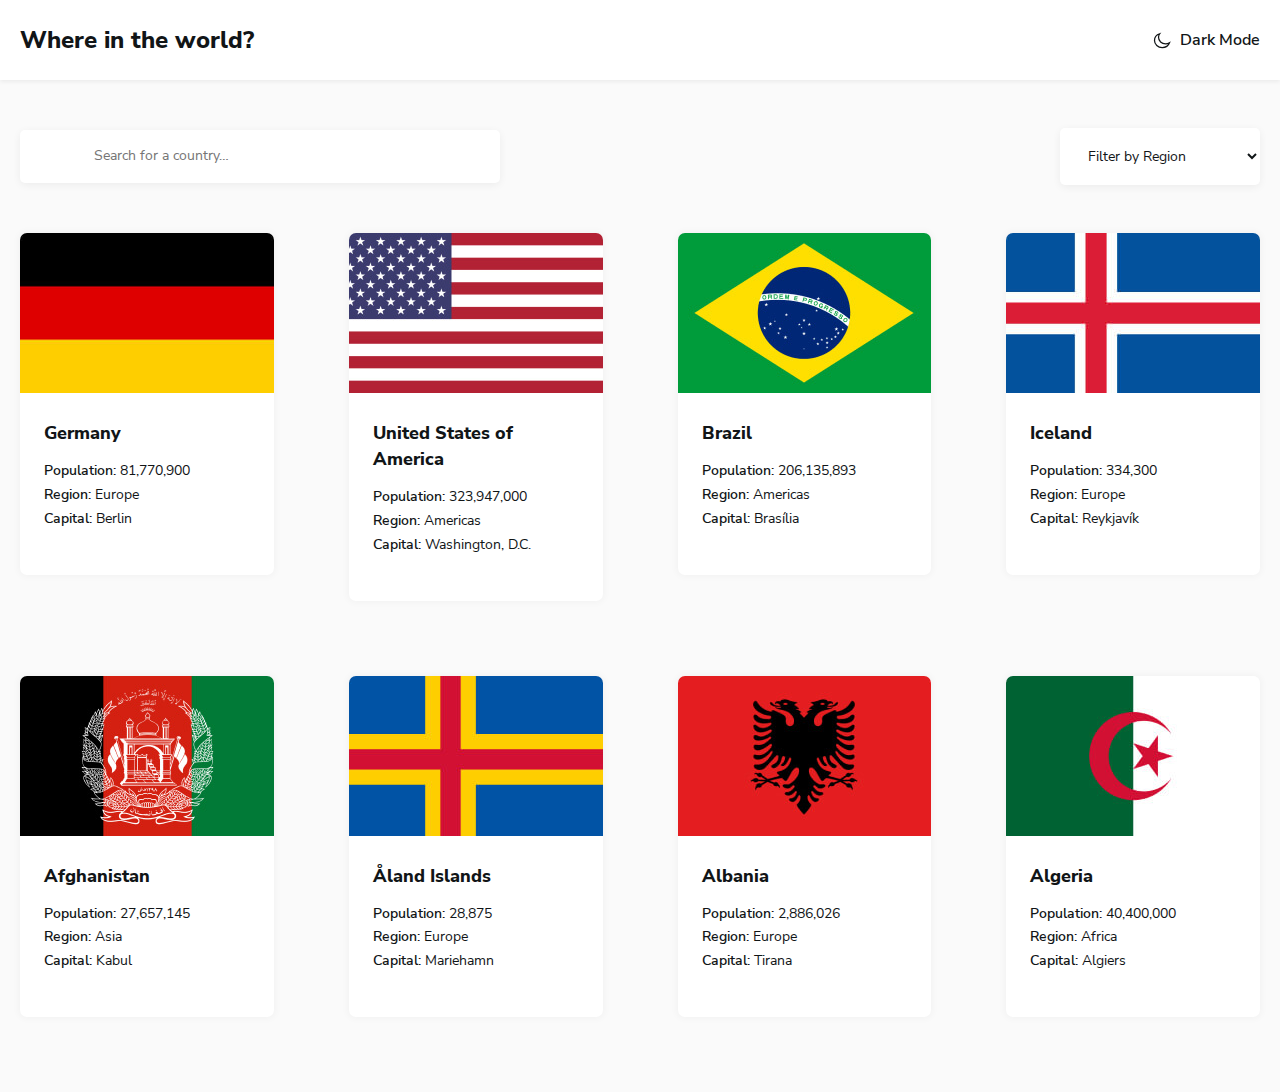
<file: index.html>
<!DOCTYPE html>
<html lang="en">
<head>
  <meta charset="UTF-8">
  <meta http-equiv="X-UA-Compatible" content="IE=edge">
  <meta name="viewport" content="width=device-width, initial-scale=1.0">
  <title>Countries</title>

  <!-- Stylesheets -->
  <link rel="stylesheet" href="css/normalize.css">
  <link rel="stylesheet" href="css/styles.css">
</head>
<body>

  <!-- SITE-HEADER-BEGIN -->
  <header class="site-header">
    <div class="site-header-container container">
      <a class="site-header-logo" href="index.html">Where in the world?</a>

      <button class="site-header-theme-toggler" type="button">
        <span class="site-header-theme-toggler-inner">
          <svg class="site-header-theme-toggler-icon" width="20" height="20" xmlns="http://www.w3.org/2000/svg"><path fill-rule="evenodd" clip-rule="evenodd" d="M13.553 13.815c-3.884 0-7.034-2.887-7.034-6.447 0-1.343.448-2.586 1.212-3.618-3.04.945-5.231 3.581-5.231 6.688 0 3.9 3.45 7.062 7.704 7.062 3.389 0 6.266-2.007 7.296-4.796a7.458 7.458 0 0 1-3.947 1.111Z" fill="#fff" stroke="currentColor" stroke-width="1.25"/></svg>
          <span class="site-header-theme-toggler-text">Dark Mode</span>
        </span>
      </button>
    </div>
  </header>
  <!-- SITE-HEADER-END -->


  <!-- MAIN-CONTENT-BEGIN -->
  <main class="main-content">
    <div class="container">
      <section>
        <!-- <h2>Filtrlar</h2> -->
        <form class="filters" action="https://echo.htmlacademy.ru" method="GET">
          <input class="filters-search-input" type="search" name="search" placeholder="Search for a country…" aria-label="Country name" required>
          <select class="filters-region-select" name="region" aria-label="Regions">
            <option selected disabled>Filter by Region</option>
            <option>Africa</option>
            <option>America</option>
            <option>Asia</option>
            <option>Europe</option>
            <option>Oceania</option>
          </select>
        </form>
      </section>


      <!-- INDEX-COUNTRIES-BEGIN -->
      <section class="index-countries">
        <!-- <h2>Countries</h2> -->
        <ul class="index-countries-list">
          <!-- INDEX-COUNTRIES-ITEM -->
          <li class="index-countries-item">
            <div class="index-country">
              <img class="index-country-flag" src="img/flag-germany.jpg" alt="There is a picture of the German flag here!" width="264" height="160" srcset="img/flag-germany.jpg 1x, img/flag-germany@2x.jpg 2x">
              <div class="index-country-info">
                <h3 class="index-country-name">
                  <a class="index-country-link" href="country.html">Germany</a>
                </h3>
                <dl class="index-country-details">
                  <div class="index-country-details-item">
                    <dt class="index-country-details-title">Population:</dt>
                    <dd class="index-country-details-value">81,770,900</dd>
                  </div>
                  <div class="index-country-details-item">
                    <dt class="index-country-details-title">Region:</dt>
                    <dd class="index-country-details-value">Europe</dd>
                  </div>
                  <div class="index-country-details-item">
                    <dt class="index-country-details-title">Capital:</dt>
                    <dd class="index-country-details-value">Berlin</dd>
                  </div>
                </dl>
              </div>
            </div>
          </li>
          <!-- INDEX-COUNTRIES-ITEM -->
          <li class="index-countries-item">
            <div class="index-country">
              <img class="index-country-flag" src="img/flag-usa.jpg" alt="There is a picture of the USA flag here!" width="264" height="160" srcset="img/flag-usa.jpg 1x, img/flag-usa@2x.jpg 2x">
              <div class="index-country-info">
                <h3 class="index-country-name">
                  <a class="index-country-link" href="country.html">United States of America</a>
                </h3>
                <dl class="index-country-details">
                  <div class="index-country-details-item">
                    <dt class="index-country-details-title">Population:</dt>
                    <dd class="index-country-details-value">323,947,000</dd>
                  </div>
                  <div class="index-country-details-item">
                    <dt class="index-country-details-title">Region:</dt>
                    <dd class="index-country-details-value">Americas</dd>
                  </div>
                  <div class="index-country-details-item">
                    <dt class="index-country-details-title">Capital:</dt>
                    <dd class="index-country-details-value">Washington, D.C.</dd>
                  </div>
                </dl>
              </div>
            </div>
          </li>
          <!-- INDEX-COUNTRIES-ITEM -->
          <li class="index-countries-item">
            <div class="index-country">
              <img class="index-country-flag" src="img/flag-brazil.jpg" alt="There is a picture of the Brazil flag here!" width="264" height="160" srcset="img/flag-brazil.jpg 1x, img/flag-brazil@2x.jpg 2x">
              <div class="index-country-info">
                <h3 class="index-country-name">
                  <a class="index-country-link" href="country.html">Brazil</a>
                </h3>
                <dl class="index-country-details">
                  <div class="index-country-details-item">
                    <dt class="index-country-details-title">Population:</dt>
                    <dd class="index-country-details-value">206,135,893</dd>
                  </div>
                  <div class="index-country-details-item">
                    <dt class="index-country-details-title">Region:</dt>
                    <dd class="index-country-details-value">Americas</dd>
                  </div>
                  <div class="index-country-details-item">
                    <dt class="index-country-details-title">Capital:</dt>
                    <dd class="index-country-details-value">Brasília</dd>
                  </div>
                </dl>
              </div>
            </div>
          </li>
          <!-- INDEX-COUNTRIES-ITEM -->
          <li class="index-countries-item">
            <div class="index-country">
              <img class="index-country-flag" src="img/flag-iceland.jpg" alt="There is a picture of the Iceland flag here!" width="264" height="160" srcset="img/flag-iceland.jpg 1x, img/flag-iceland@2x.jpg 2x">
              <div class="index-country-info">
                <h3 class="index-country-name">
                  <a class="index-country-link" href="country.html">Iceland</a>
                </h3>
                <dl class="index-country-details">
                  <div class="index-country-details-item">
                    <dt class="index-country-details-title">Population:</dt>
                    <dd class="index-country-details-value">334,300</dd>
                  </div>
                  <div class="index-country-details-item">
                    <dt class="index-country-details-title">Region:</dt>
                    <dd class="index-country-details-value">Europe</dd>
                  </div>
                  <div class="index-country-details-item">
                    <dt class="index-country-details-title">Capital:</dt>
                    <dd class="index-country-details-value">Reykjavík</dd>
                  </div>
                </dl>
              </div>
            </div>
          </li>
          <!-- INDEX-COUNTRIES-ITEM -->
          <li class="index-countries-item">
            <div class="index-country">
              <img class="index-country-flag" src="img/flag-afghanistan.jpg" alt="There is a picture of the Afghanistan flag here!" width="264" height="160" srcset="img/flag-afghanistan.jpg 1x, img/flag-afghanistan@2x.jpg 2x">
              <div class="index-country-info">
                <h3 class="index-country-name">
                  <a class="index-country-link" href="country.html">Afghanistan</a>
                </h3>
                <dl class="index-country-details">
                  <div class="index-country-details-item">
                    <dt class="index-country-details-title">Population:</dt>
                    <dd class="index-country-details-value">27,657,145</dd>
                  </div>
                  <div class="index-country-details-item">
                    <dt class="index-country-details-title">Region:</dt>
                    <dd class="index-country-details-value">Asia</dd>
                  </div>
                  <div class="index-country-details-item">
                    <dt class="index-country-details-title">Capital:</dt>
                    <dd class="index-country-details-value">Kabul</dd>
                  </div>
                </dl>
              </div>
            </div>
          </li>
          <!-- INDEX-COUNTRIES-ITEM -->
          <li class="index-countries-item">
            <div class="index-country">
              <img class="index-country-flag" src="img/flag-aland_islands.jpg" alt="There is a picture of the Aland Islands flag here!" width="264" height="160" srcset="img/flag-aland_islands.jpg 1x, img/flag-aland_islands@2x.jpg 2x">
              <div class="index-country-info">
                <h3 class="index-country-name">
                  <a class="index-country-link" href="country.html">Åland Islands</a>
                </h3>
                <dl class="index-country-details">
                  <div class="index-country-details-item">
                    <dt class="index-country-details-title">Population:</dt>
                    <dd class="index-country-details-value">28,875</dd>
                  </div>
                  <div class="index-country-details-item">
                    <dt class="index-country-details-title">Region:</dt>
                    <dd class="index-country-details-value">Europe</dd>
                  </div>
                  <div class="index-country-details-item">
                    <dt class="index-country-details-title">Capital:</dt>
                    <dd class="index-country-details-value">Mariehamn</dd>
                  </div>
                </dl>
              </div>
            </div>
          </li>
          <!-- INDEX-COUNTRIES-ITEM -->
          <li class="index-countries-item">
            <div class="index-country">
              <img class="index-country-flag" src="img/flag-albania.jpg" alt="There is a picture of the Albania flag here!" width="264" height="160" srcset="img/flag-albania.jpg 1x, img/flag-albania@2x.jpg 2x">
              <div class="index-country-info">
                <h3 class="index-country-name">
                  <a class="index-country-link" href="country.html">Albania</a>
                </h3>
                <dl class="index-country-details">
                  <div class="index-country-details-item">
                    <dt class="index-country-details-title">Population:</dt>
                    <dd class="index-country-details-value">2,886,026</dd>
                  </div>
                  <div class="index-country-details-item">
                    <dt class="index-country-details-title">Region:</dt>
                    <dd class="index-country-details-value">Europe</dd>
                  </div>
                  <div class="index-country-details-item">
                    <dt class="index-country-details-title">Capital:</dt>
                    <dd class="index-country-details-value">Tirana</dd>
                  </div>
                </dl>
              </div>
            </div>
          </li>
          <!-- INDEX-COUNTRIES-ITEM -->
          <li class="index-countries-item">
            <div class="index-country">
              <img class="index-country-flag" src="img/flag-algeria.jpg" alt="There is a picture of the Algeria flag here!" width="264" height="160" srcset="img/flag-algeria.jpg 1x, img/flag-algeria@2x.jpg 2x">
              <div class="index-country-info">
                <h3 class="index-country-name">
                  <a class="index-country-link" href="country.html">Algeria</a>
                </h3>
                <dl class="index-country-details">
                  <div class="index-country-details-item">
                    <dt class="index-country-details-title">Population:</dt>
                    <dd class="index-country-details-value">40,400,000</dd>
                  </div>
                  <div class="index-country-details-item">
                    <dt class="index-country-details-title">Region:</dt>
                    <dd class="index-country-details-value">Africa</dd>
                  </div>
                  <div class="index-country-details-item">
                    <dt class="index-country-details-title">Capital:</dt>
                    <dd class="index-country-details-value">Algiers</dd>
                  </div>
                </dl>
              </div>
            </div>
          </li>
        </ul>
      </section>
      <!-- INDEX-COUNTRIES-END -->

    </div>
  </main>
  <!-- MAIN-CONTENT-END -->


  <script src="js/main.js"></script>
</body>
</html>
</file>
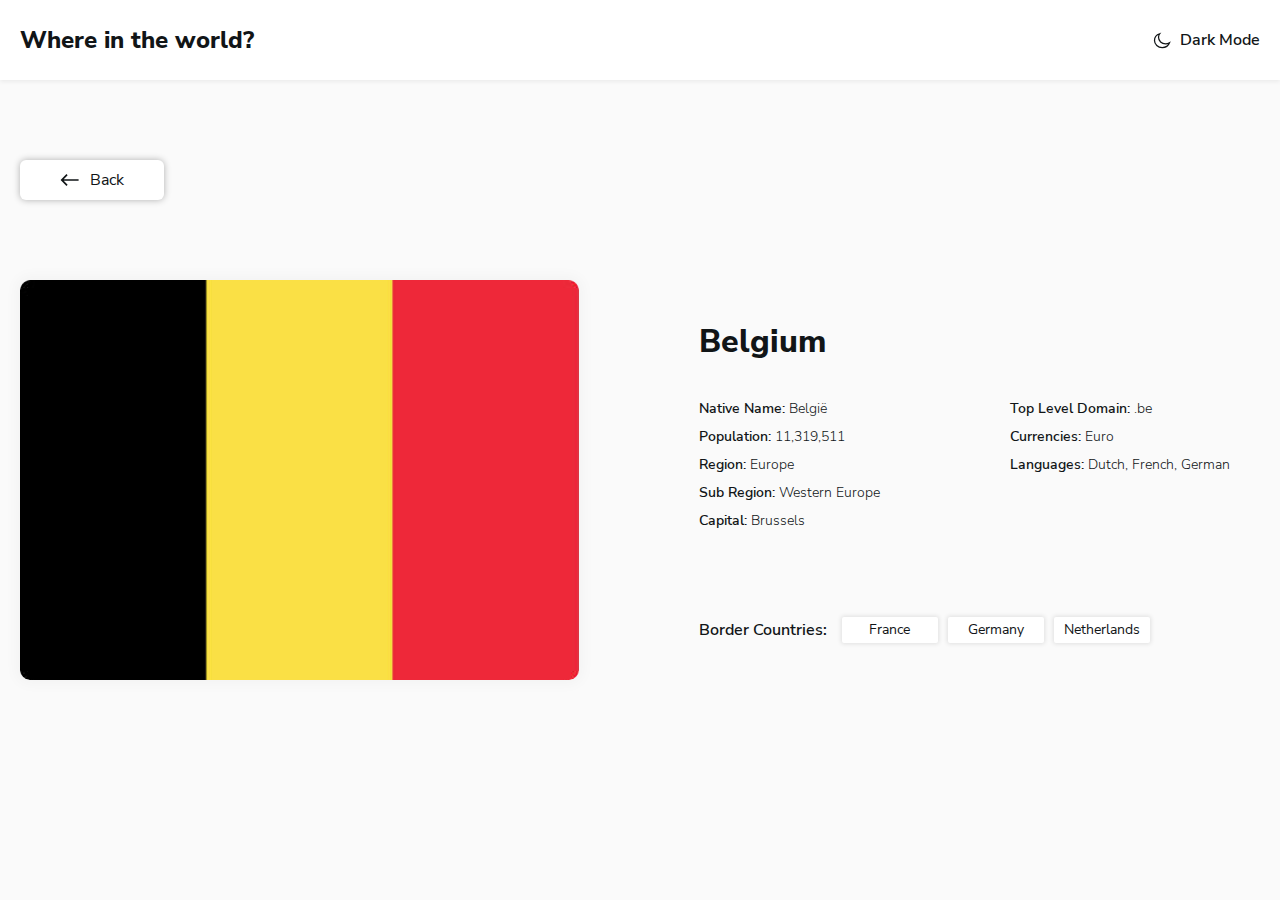
<file: country.html>
<!DOCTYPE html>
<html lang="en">
<head>
  <meta charset="UTF-8">
  <meta http-equiv="X-UA-Compatible" content="IE=edge">
  <meta name="viewport" content="width=device-width, initial-scale=1.0">
  <title>Countries</title>

  <!-- Stylesheets -->
  <link rel="stylesheet" href="css/normalize.css">
  <link rel="stylesheet" href="css/styles.css">
</head>
<body>

  <!-- SITE-HEADER-BEGIN -->
  <header class="site-header">
    <div class="site-header-container container">
      <a class="site-header-logo" href="index.html">Where in the world?</a>

      <button class="site-header-theme-toggler" type="button">
        <span class="site-header-theme-toggler-inner">
          <svg class="site-header-theme-toggler-icon" width="20" height="20" xmlns="http://www.w3.org/2000/svg"><path fill-rule="evenodd" clip-rule="evenodd" d="M13.553 13.815c-3.884 0-7.034-2.887-7.034-6.447 0-1.343.448-2.586 1.212-3.618-3.04.945-5.231 3.581-5.231 6.688 0 3.9 3.45 7.062 7.704 7.062 3.389 0 6.266-2.007 7.296-4.796a7.458 7.458 0 0 1-3.947 1.111Z" fill="#fff" stroke="currentColor" stroke-width="1.25"/></svg>
          <span class="site-header-theme-toggler-text">Dark Mode</span>
        </span>
      </button>
    </div>
  </header>
  <!-- SITE-HEADER-END -->


  <!-- MAIN-CONTENT-BEGIN -->
  <main class="main-content main-content-inner country-page">
    <div class="container">
      <div class="country-page-back-wrapper">
        <a class="country-page-back-link" href="index.html">
          <svg class="country-page-back-icon" width="20" height="20" xmlns="http://www.w3.org/2000/svg"><path fill-rule="evenodd" clip-rule="evenodd" d="m6.464 4.107 1.179 1.179-3.89 3.889h14.85v1.65H3.753l3.89 3.889-1.179 1.179L.572 10l5.892-5.893Z" fill="currentColor"/></svg>
          <span class="country-page-back-text">Back</span>
        </a>
      </div>

      <!-- COUNTRY-PAGE-FLAG-INFO-BEGIN -->
      <div class="country-page-flag-info">
        <img class="country-page-flag" src="img/flag-belgium-big.jpg" alt="There is a picture of the Belgium flag here!" width="560" height="400" srcset="img/flag-belgium-big.jpg 1x, img/flag-belgium-big@2x.jpg 2x">
        <!-- COUNTRY-PAGE-INFO-BEGIN -->
        <div class="country-page-info">
          <h1 class="country-page-title">Belgium</h1>
          <div class="country-page-dls-wrapper">
            <!-- COUNTRY-PAGE-DETAILS-LEFT -->
            <dl class="country-page-details">
              <!-- COUNTRY-PAGE-DETAILS-ITEM -->
              <div class="country-page-details-item">
                <dt class="country-page-details-title">Native Name:</dt>
                <dd class="country-page-details-value">België</dd>
              </div>
              <!-- COUNTRY-PAGE-DETAILS-ITEM -->
              <div class="country-page-details-item">
                <dt class="country-page-details-title">Population:</dt>
                <dd class="country-page-details-value">11,319,511</dd>
              </div>
              <!-- COUNTRY-PAGE-DETAILS-ITEM -->
              <div class="country-page-details-item">
                <dt class="country-page-details-title">Region:</dt>
                <dd class="country-page-details-value">Europe</dd>
              </div>
              <!-- COUNTRY-PAGE-DETAILS-ITEM -->
              <div class="country-page-details-item">
                <dt class="country-page-details-title">Sub Region:</dt>
                <dd class="country-page-details-value">Western Europe</dd>
              </div>
              <!-- COUNTRY-PAGE-DETAILS-ITEM -->
              <div class="country-page-details-item">
                <dt class="country-page-details-title">Capital:</dt>
                <dd class="country-page-details-value">Brussels</dd>
              </div>
            </dl>
            <!-- COUNTRY-PAGE-DETAILS-RIGHT -->
            <dl class="country-page-details">
              <!-- COUNTRY-PAGE-DETAILS-ITEM -->
              <div class="country-page-details-item">
                <dt class="country-page-details-title">Top Level Domain:</dt>
                <dd class="country-page-details-value">.be</dd>
              </div>
              <!-- COUNTRY-PAGE-DETAILS-ITEM -->
              <div class="country-page-details-item">
                <dt class="country-page-details-title">Currencies:</dt>
                <dd class="country-page-details-value">Euro</dd>
              </div>
              <!-- COUNTRY-PAGE-DETAILS-ITEM -->
              <div class="country-page-details-item">
                <dt class="country-page-details-title">Languages:</dt>
                <dd class="country-page-details-value">Dutch, French, German</dd>
              </div>
            </dl>
          </div>
          <!-- COUNTRY-PAGE-BORDER-COUNTRIES-BEGIN -->
          <section class="country-page-border-countries">
            <h2 class="country-page-border-countries-heading">Border Countries: </h2>
            <div class="country-page-border-countries-list">
              <a class="country-page-border-country-link" href="country.html">France</a>
              <a class="country-page-border-country-link" href="country.html">Germany</a>
              <a class="country-page-border-country-link" href="country.html">Netherlands</a>
            </div>
          </section>
          <!-- COUNTRY-PAGE-BORDER-COUNTRIES-END -->
        </div>
        <!-- COUNTRY-PAGE-INFO-END -->
      </div>
      <!-- COUNTRY-PAGE-FLAG-INFO-END -->
    </div>
  </main>
  <!-- MAIN-CONTENT-END -->


  <script src="js/main.js"></script>
</body>
</html>
</file>
<file: css/styles.css>
/* CUSTOM PROPERTIES */
:root {
  --body-bg: #fafafa;
  --element-bg: #fff;
  --text-color: #111517;
  --transition-duration: 0.5s;
}


/* FONTS */
@font-face {
  font-family: "Nunito Sans";
  src: url("../fonts/NunitoSans-ExtraBold.woff2") format("woff2"),
  url("../fonts/NunitoSans-ExtraBold.woff") format("woff");
  font-weight: bold;
  font-style: normal;
  font-display: swap;
}

@font-face {
  font-family: "Nunito Sans";
  src: url("../fonts/NunitoSans-SemiBold.woff2") format("woff2"),
  url("../fonts/NunitoSans-SemiBold.woff") format("woff");
  font-weight: 600;
  font-style: normal;
  font-display: swap;
}

@font-face {
  font-family: "Nunito Sans";
  src: url("../fonts/NunitoSans-Light.woff2") format("woff2"),
  url("../fonts/NunitoSans-Light.woff") format("woff");
  font-weight: 300;
  font-style: normal;
  font-display: swap;
}

@font-face {
  font-family: "Nunito Sans";
  src: url("../fonts/NunitoSans-Regular.woff2") format("woff2"),
  url("../fonts/NunitoSans-Regular.woff") format("woff");
  font-weight: normal;
  font-style: normal;
  font-display: swap;
}


/* GLOBAL */
html {
  box-sizing: border-box;
  height: 100%;
  scroll-behavior: smooth;
}

*,
*::before,
*::after {
  box-sizing: inherit;
}

body {
  display: flex;
  flex-direction: column;
  height: 100%;
  padding: 0;
  margin: 0;
  font-family: "Nunito Sans", "Arial", sans-serif;
  font-size: 14px;
  line-height: 114%;
  background-color: var(--body-bg);
  color: var(--text-color);
  transition: background-color var(--transition-duration) ease,
  color var(--transition-duration) ease;
}

img {
  max-width: 100%;
  height: auto;
}

*:focus {
  outline: 4px dotted #139add;
  outline-offset: 3px;
}

a {
  text-decoration: none;
}


/* DARK-MODE */
.dark-mode {
  --body-bg: #202c36;
  --element-bg: #2b3844;
  --text-color: #fff;
}


/* CONTAINER  */
.container {
  width: 100%;
  max-width: 1320px;
  padding-left: 20px;
  padding-right: 20px;
  margin-left: auto;
  margin-right: auto;
}


/* MAIN-CONTENT */
.main-content {
  flex-grow: 1;
  padding-top: 48px;
  padding-bottom: 48px;
}

.main-content-inner {
  padding-top: 80px;
}


/* SITE-HEADER-BEGIN */
.site-header {
  padding-top: 24px;
  padding-bottom: 24px;
  background-color: var(--element-bg);
  box-shadow: 0px 2px 4px rgba(0, 0, 0, 0.06);
  white-space: nowrap;
}

.site-header-container {
  display: flex;
  justify-content: space-between;
  align-items: center;
}

.site-header-logo {
  font-size: 24px;
  line-height: normal;
  font-weight: 800;
  margin-right: 40px;
  color: var(--text-color);
  transition: opacity var(--transition-duration) ease;
}

.site-header-logo:hover {
  opacity: 0.8;
}

.site-header-logo:active {
  opacity: 0.6;
}

.site-header-theme-toggler {
  padding: 0;
  border: 0;
  background-color: transparent;
  cursor: pointer;
  color: var(--text-color);
  transition: opacity var(--transition-duration) ease;
}

.site-header-theme-toggler:hover {
  opacity: 0.8;
}

.site-header-theme-toggler:active {
  opacity: 0.6;
}

.site-header-theme-toggler-inner {
  display: flex;
  align-items: center;
}

.site-header-theme-toggler-text {
  margin-left: 8px;
  font-size: 16px;
  line-height: normal;
  font-weight: 600;
}
/* SITE-HEADER-END */


/* MAIN-CONTENT-BEGIN */

/* FILTERS-BEGIN */
.filters {
  display: flex;
  justify-content: space-between;
  align-items: center;
  margin-bottom: 48px;
}

.filters-search-input {
  min-width: 480px;
  padding: 18px 74px;
  border: 0;
  border-radius: 5px;
  background-color: var(--element-bg);
  color: var(--text-color);
  box-shadow: 0px 2px 9px rgba(0, 0, 0, 0.06);
}

.filters-region-select {
  min-width: 200px;
  padding: 18px 24px;
  border: 0;
  border-radius: 5px;
  background-color: var(--element-bg);
  color: var(--text-color);
  box-shadow: 0px 2px 9px rgba(0, 0, 0, 0.06);
}
/* FILTERS-END */

/* INDEX-COUNTRIES-BEGIN */
.index-countries-list {
  display: flex;
  flex-wrap: wrap;
  padding: 0;
  margin: 0;
  margin-left: -75px;
  margin-bottom: -75px;
  list-style: none;
}

.index-countries-item {
  width: calc(25% - 75px);
  margin-left: 75px;
  margin-bottom: 75px;
}


/* INDEX-COUNTRY */
.index-country {
  border-radius: 7px;
  overflow: hidden;
  background-color: var(--element-bg);
  color: var(--text-color);
  box-shadow: 0px 0px 7px 2px rgba(0, 0, 0, 0.03);
}

.index-country-flag {
  width: 100%;
  height: 160px;
  object-fit: cover;
}

.index-country-info {
  padding: 24px 24px 48px;
}

.index-country-name {
  margin-top: 0;
  margin-bottom: 16px;
  font-size: 18px;
  line-height: 144%;
  font-weight: 800;
}

.index-country-link {
  color: var(--text-color);
}

.index-country-details {
  margin: 0;
}

.index-country-details-item {
  display: flex;
  flex-wrap: wrap;
}

.index-country-details-item:not(:last-child) {
  margin-bottom: 8px;
}

.index-country-details-title {
  font-weight: 600;
}

.index-country-details-value {
  margin-left: 4px;
}
/* INDEX-COUNTRIES-END */


/* COUNTRY-PAGE-BACK-WRAPPER-BEGIN */
.country-page-back-wrapper {
  margin-bottom: 80px;
}

.country-page-back-link {
  display: inline-flex;
  align-items: center;
  padding: 10px 40px;
  border-radius: 6px;
  background-color: var(--element-bg);
  color: var(--text-color);
  box-shadow: 0px 0px 7px rgba(0, 0, 0, 0.3);
  transition: opacity var(--transition-duration) ease;
}

.country-page-back-link:hover {
  opacity: 0.6;
}

.country-page-back-link:active {
  opacity: 0.4;
}

.country-page-back-icon {
  width: 20px;
  height: 20px;
  margin-right: 10px;
}

.country-page-back-text {
  font-size: 16px;
  line-height: 125%;
}
/* COUNTRY-PAGE-BACK-WRAPPER-END */

/* COUNTRY-PAGE-FLAG-INFO-BEGIN */
.country-page-flag-info {
  display: flex;
}

.country-page-flag {
  width: 560px;
  height: 400px;
  margin-right: 120px;
  object-fit: cover;
  border-radius: 10px;
  box-shadow: 0px 0px 14px 4px rgba(0, 0, 0, 0.03);
}

/* COUNTRY-PAGE-INFO-BEGIN */
.country-page-info {
  width: 600px;
  padding-top: 40px;
}

.country-page-title {
  margin-top: 0;
  margin-bottom: 24px;
  font-size: 32px;
  line-height: normal;
  font-weight: 800;
}

.country-page-dls-wrapper {
  display: flex;
  justify-content: space-between;
  margin-bottom: 70px;
}

.country-page-details {
  width: 250px;
}

.country-page-details-item {
  display: flex;
}

.country-page-details-item:not(:last-child) {
  margin-bottom: 12px;
}

.country-page-details-title {
  margin-right: 4px;
  font-weight: 600;
}

.country-page-details-value {
  margin: 0;
  font-weight: 300;
}

/* COUNTRY-PAGE-BORDER-COUNTRIES-BEGIN */
.country-page-border-countries {
  display: flex;
  align-items: center;
}

.country-page-border-countries-heading {
  margin-top: 0;
  margin-bottom: 0;
  margin-right: 15px;
  font-size: 16px;
  line-height: 150%;
  font-weight: 600;
}

.country-page-border-countries-list {
  display: flex;
  flex-wrap: wrap;
}

.country-page-border-country-link {
  min-width: 96px;
  padding: 5px 10px;
  margin-top: 4px;
  margin-bottom: 4px;
  border-radius: 2px;
  background-color: var(--element-bg);
  color: var(--text-color);
  text-align: center;
  box-shadow: 0px 0px 4px 1px rgba(0, 0, 0, 0.105);
  transition: background-color var(--transition-duration) ease,
  color var(--transition-duration) ease,
  opacity var(--transition-duration) ease;
}

.country-page-border-country-link:not(:last-child) {
  margin-right: 10px;
}

.country-page-border-country-link:hover {
  opacity: 0.8;
}

.country-page-border-country-link:active {
  opacity: 0.6;
}
/* COUNTRY-PAGE-BORDER-COUNTRIES-END */

/* COUNTRY-PAGE-INFO-END */

/* COUNTRY-PAGE-FLAG-INFO-END */

/* MAIN-CONTENT-END */
</file>
